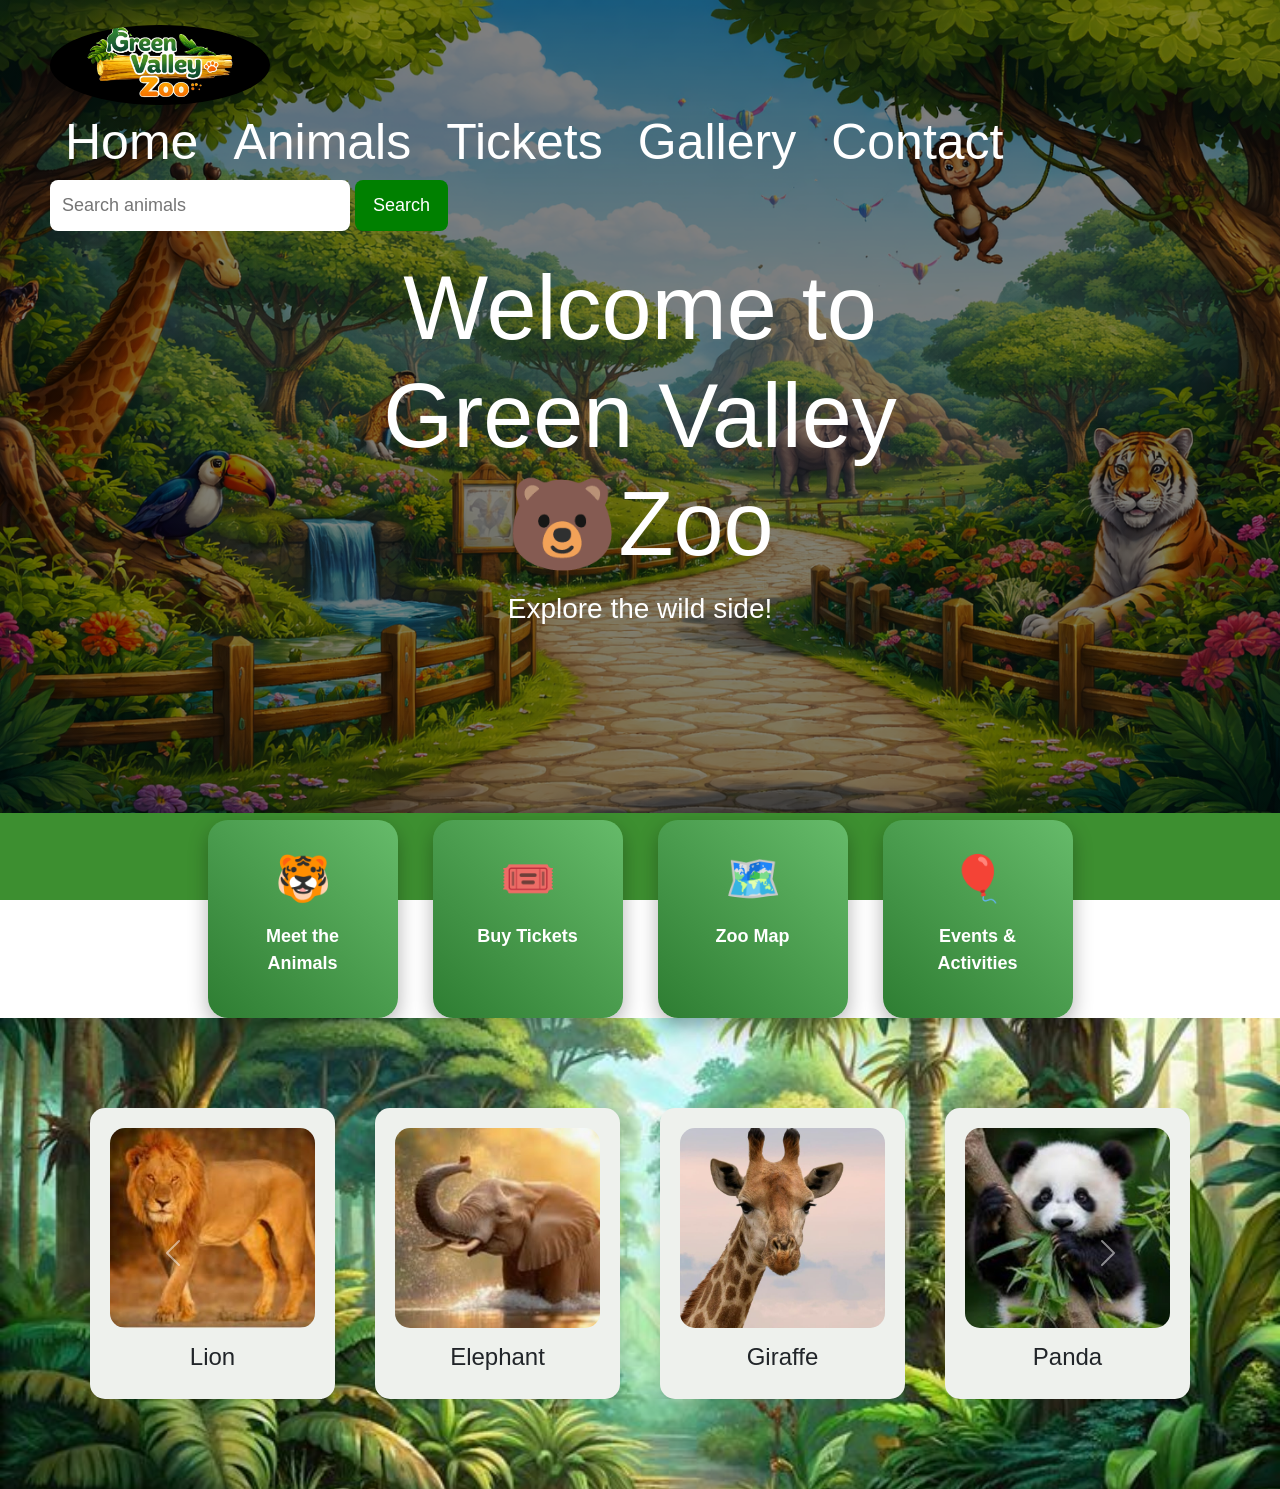
<file: index.html>
<!DOCTYPE html>
<html>
<head>
    <title>Green Valley Zoo</title>

    <!-- Bootstrap ONLY for carousel -->
    <link href="https://cdn.jsdelivr.net/npm/bootstrap@5.3.0/dist/css/bootstrap.min.css" rel="stylesheet">

    <link rel="stylesheet" href="index.css">
    <link rel="icon" href="apple-touch-icon.png" type="image/png">
</head>

<body>

<!-- HERO SECTION -->
<section class="hero">

    <!-- NAVBAR INSIDE HERO -->
    <div class="navbar">
        <div class="logo">
       <img src="logo.jpeg" alt="Logo">
     </div>

        <div class="nav-links">
            <a href="index.html">Home</a>
            <a href="animals.html">Animals</a>
            <a href="tickets.html">Tickets</a>
            <a href="gallery.html">Gallery</a>
            <a href="contact.html">Contact</a>
        </div>

<div class="search">

    <!-- INPUT WITH DROPDOWN -->
    <input type="text" id="searchBox" list="animals" placeholder="Search animals">

    <!-- OPTIONS -->
    <datalist id="animals">
        <option value="Wild-animals">
        <option value="Birds">
    </datalist>

    <button onclick="searchAnimal()">Search</button>

</div>
    </div>

    <!-- HERO TEXT -->
    <div class="hero-text">
        <h1>Welcome to Green Valley 🐻Zoo</h1>
        <p>Explore the wild side!</p>
    </div>

</section>

<!-- MIDDLE CARDS -->
<div class="middle-cards">

    <a href="animals.html" class="mid-card">
        <span>🐯</span>
        <p>Meet the Animals</p>
    </a>

    <a href="tickets.html" class="mid-card">
        <span>🎟️</span>
        <p>Buy Tickets</p>
    </a>

    <a href="map.html" class="mid-card">
        <span>🗺️</span>
        <p>Zoo Map</p>
    </a>

    <a href="events.html" class="mid-card">
        <span>🎈</span>
        <p>Events & Activities</p>
    </a>

</div>

<!-- CAROUSEL -->
<section class="carousel-section">

<div id="zooCarousel" class="carousel slide" data-bs-ride="carousel">

    <div class="carousel-inner">

        <!-- Slide 1 -->
        <div class="carousel-item active">
            <div class="animal-row">

                <div class="animal">
                    <img src="lion.jpg">
                    <h3>Lion</h3>
                </div>

                <div class="animal">
                    <img src="elephant.jpg">
                    <h3>Elephant</h3>
                </div>

                <div class="animal">
                    <img src="giraffe.jpg">
                    <h3>Giraffe</h3>
                </div>

                <div class="animal">
                    <img src="panda.jpg">
                    <h3>Panda</h3>
                </div>

            </div>
        </div>

        <!-- Slide 2 -->
        <div class="carousel-item">
            <div class="animal-row">

                <div class="animal">
                    <img src="tiger.jpg">
                    <h3>Tiger</h3>
                </div>

                <div class="animal">
                    <img src="zebra.jpg">
                    <h3>Zebra</h3>
                </div>

                <div class="animal">
                    <img src="monkey.jpg">
                    <h3>Monkey</h3>
                </div>

                <div class="animal">
                    <img src="deer.jpg">
                    <h3>Deer</h3>
                </div>

            </div>
        </div>

    </div>

    <!-- Controls -->
    <button class="carousel-control-prev" data-bs-target="#zooCarousel" data-bs-slide="prev">
        <span class="carousel-control-prev-icon"></span>
    </button>

    <button class="carousel-control-next" data-bs-target="#zooCarousel" data-bs-slide="next">
        <span class="carousel-control-next-icon"></span>
    </button>

</div>

</section>
<div class="ticker">
   <div class="track">
  <span><q>Green Valley Zoo🌴</q>
     <i>WELCOMES YOU!!!!</i></span>
     </div>
</div>
<!-- Bootstrap JS -->
 <script src="index.js"></script>
<script src="https://cdn.jsdelivr.net/npm/bootstrap@5.3.0/dist/js/bootstrap.bundle.min.js"></script>

</body>
</html>
</file>
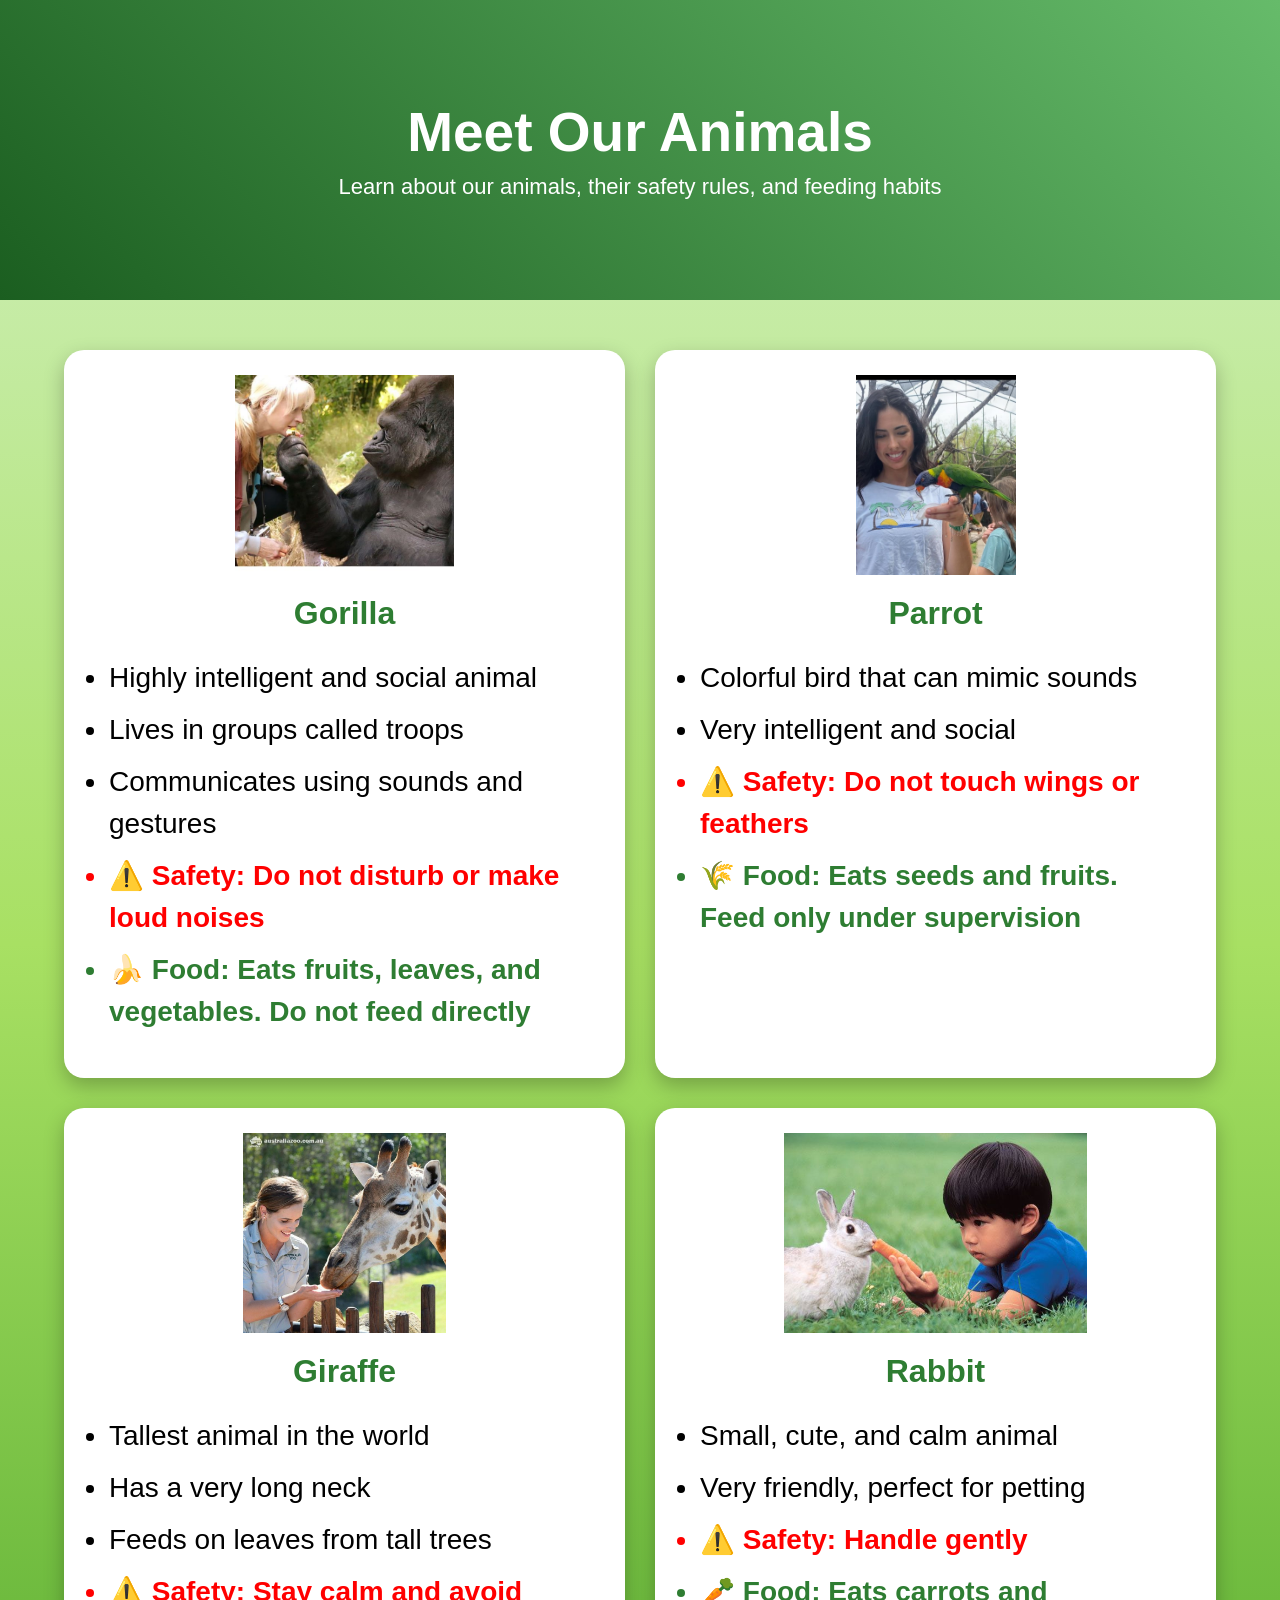
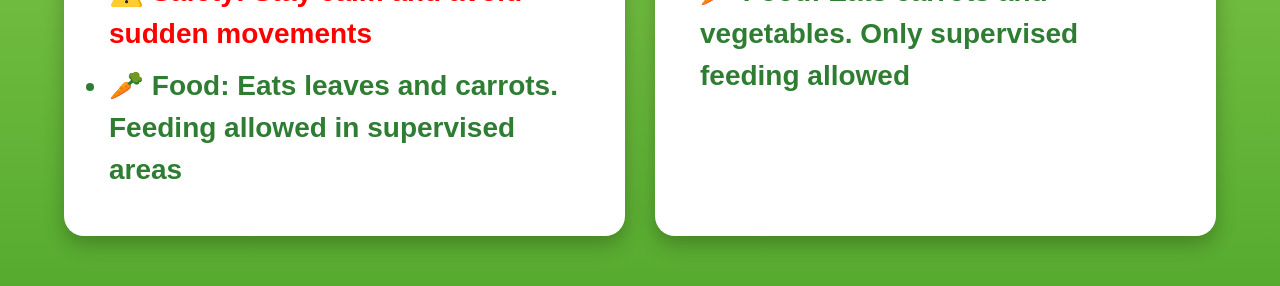
<file: animals.html>
<!DOCTYPE html>
<html lang="en">
<head>
<meta charset="UTF-8">
<meta name="viewport" content="width=device-width, initial-scale=1.0">
<title>Meet Animals</title>
<link rel="stylesheet" href="animals.css">
<link rel="icon" href="apple-touch-icon.png" type="image/png">
</head>

<body>

<header class="hero">
    <h1>Meet Our Animals</h1>
    <p>Learn about our animals, their safety rules, and feeding habits</p>
</header>

<div class="cards-container">

    <!-- GORILLA -->
    <div class="big-card">
        <img src="meetgorilla.jpg" alt="Gorilla">
        <div class="big-content">
            <h2>Gorilla</h2>
            <ul>
                <li>Highly intelligent and social animal</li>
                <li>Lives in groups called troops</li>
                <li>Communicates using sounds and gestures</li>
                <li>⚠️ Safety: Do not disturb or make loud noises</li>
                <li>🍌 Food: Eats fruits, leaves, and vegetables. Do not feed directly</li>
            </ul>
        </div>
    </div>

    <!-- PARROT -->
    <div class="big-card">
        <img src="meetparrot.jpg" alt="Parrot">
        <div class="big-content">
            <h2>Parrot</h2>
            <ul>
                <li>Colorful bird that can mimic sounds</li>
                <li>Very intelligent and social</li>
                <li>⚠️ Safety: Do not touch wings or feathers</li>
                <li>🌾 Food: Eats seeds and fruits. Feed only under supervision</li>
            </ul>
        </div>
    </div>

    <!-- GIRAFFE -->
    <div class="big-card">
        <img src="meetgiraffe.jpg" alt="Giraffe">
        <div class="big-content">
            <h2>Giraffe</h2>
            <ul>
                <li>Tallest animal in the world</li>
                <li>Has a very long neck</li>
                <li>Feeds on leaves from tall trees</li>
                <li>⚠️ Safety: Stay calm and avoid sudden movements</li>
                <li>🥕 Food: Eats leaves and carrots. Feeding allowed in supervised areas</li>
            </ul>
        </div>
    </div>

    <!-- RABBIT -->
    <div class="big-card">
        <img src="meetrabbit.jpg" alt="Rabbit">
        <div class="big-content">
            <h2>Rabbit</h2>
            <ul>
                <li>Small, cute, and calm animal</li>
                <li>Very friendly, perfect for petting</li>
                <li>⚠️ Safety: Handle gently</li>
                <li>🥕 Food: Eats carrots and vegetables. Only supervised feeding allowed</li>
            </ul>
        </div>
    </div>

</div>

</body>
</html>
</file>
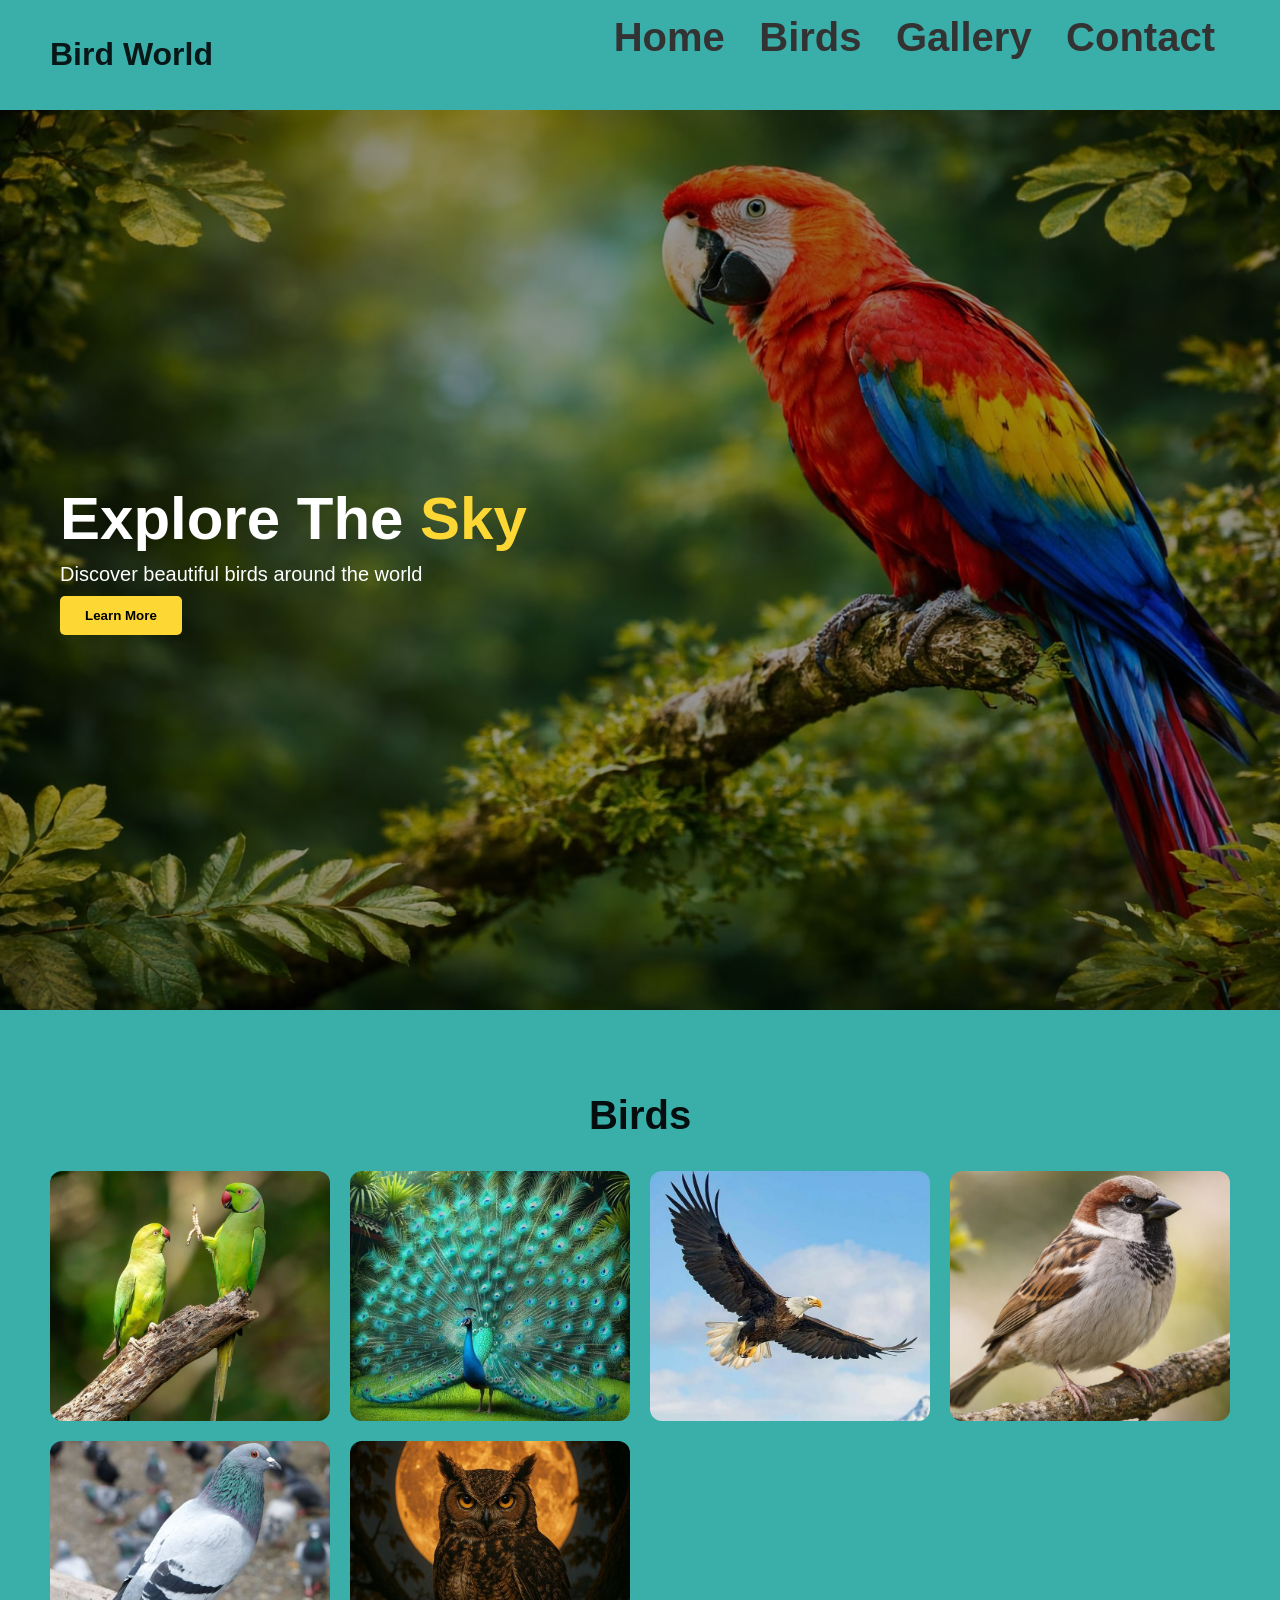
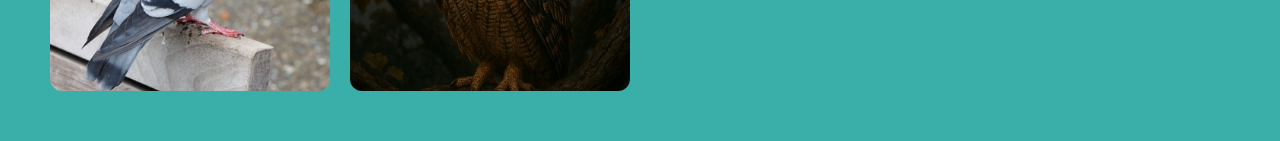
<file: birds.html>
<!DOCTYPE html>
<html lang="en">
<head>
    <meta charset="UTF-8">
    <title>Bird World</title>
    <link rel="stylesheet" href="birds.css">
    <link rel="icon" href="apple-touch-icon.png" type="image/png">
</head>
<body>

<!-- Header -->
<header>
    <h1>Bird World</h1>
    <nav>
        <a href="#">Home</a>
        <a href="#">Birds</a>
        <a href="#">Gallery</a>
        <a href="#">Contact</a>
    </nav>
</header>

<!-- Hero Section -->
<section class="hero">
    <div class="hero-text">
        <h2>Explore The <span>Sky</span></h2>
        <p>Discover beautiful birds around the world</p>
        <button>Learn More</button>
    </div>
</section>

<!-- Birds Section -->
<section class="birds">
    <h2>Birds</h2>

    <div class="grid">
        <img src="parrot.jpg">
        <img src="peacock.jpg">
        <img src="eagle.jpg">
        <img src="sparrow.jpg">
        <img src="pigeons.jpg">
        <img src="owl.jpg">
    </div>
</section>

</body>
</html>
</file>
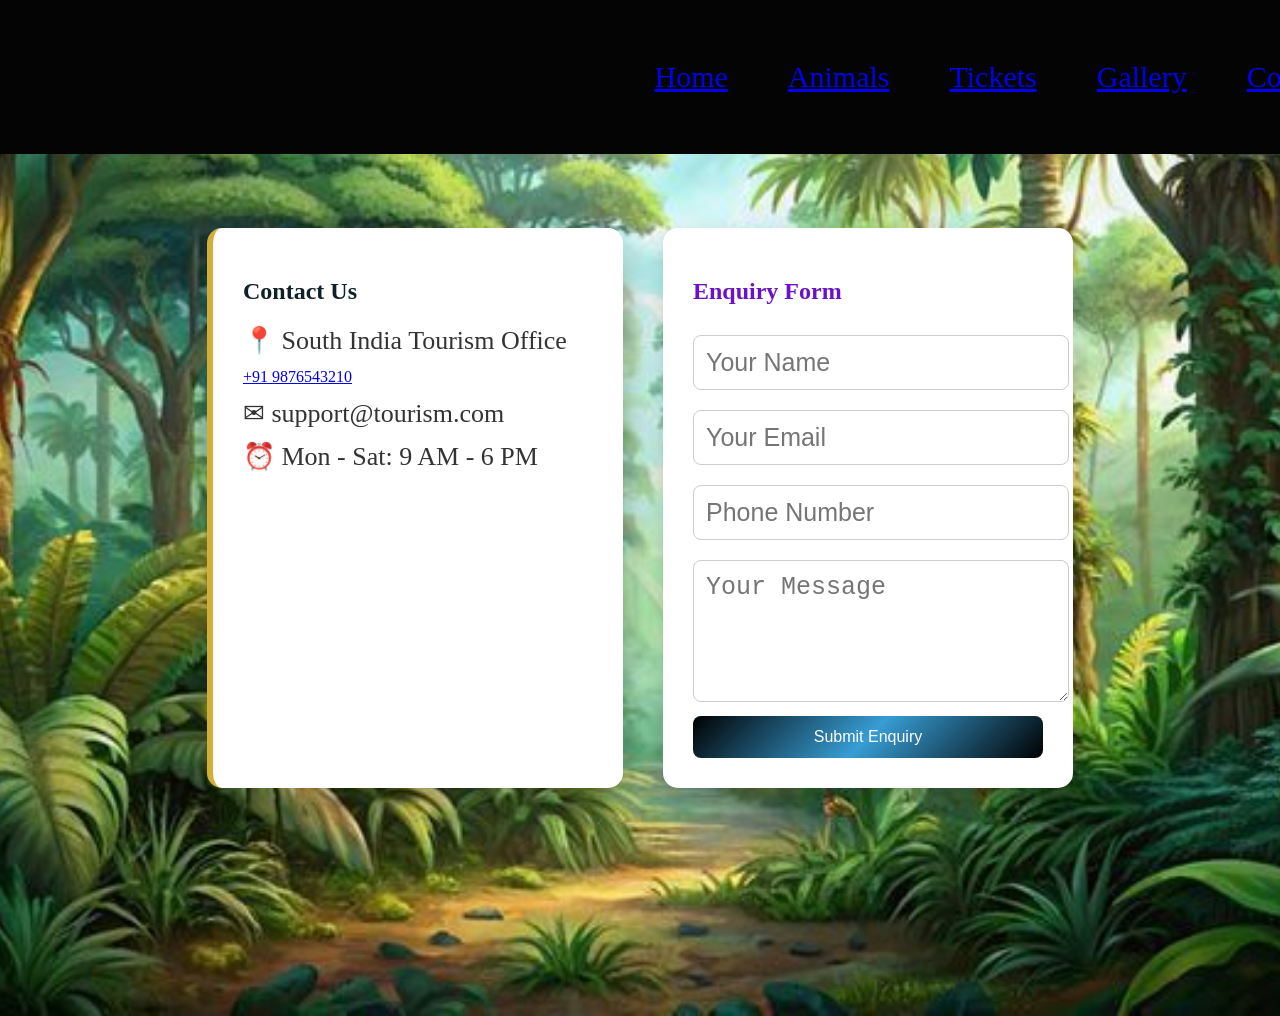
<file: contact.html>
<!DOCTYPE html>
<html lang="en">
<head>
<meta charset="UTF-8">
<title>Enquiry - Tourism Website</title>

<!-- Connect CSS -->
<link rel="stylesheet" href="contact.css">

<link rel="icon" href="favicon.ico" type="image/x-icon">
<link rel="shortcut icon" href="favicon.ico" type="image/x-icon">
<link rel="icon" href="apple-touch-icon.png" type="image/png">
</head>

<body>
<nav class="navbar">
        <ul class="nav-links">
       <a href="index.html">Home</a>
            <a href="animals.html">Animals</a>
            <a href="tickets.html">Tickets</a>
            <a href="gallery.html">Gallery</a>
            <a href="contact.html">Contact</a>
    </ul>
    </nav>
    <header>
        <div class="container">

<!-- Contact Section -->
<div class="contact-box">
<h2>Contact Us</h2>

<p>📍 South India Tourism Office</p>
<a href="phone.html " >
            +91 9876543210
</a>
<p>✉ support@tourism.com</p>
<p>⏰ Mon - Sat: 9 AM - 6 PM</p>

</div>

<!-- Enquiry Section -->
<div class="enquiry-box">
<h2>Enquiry Form</h2>

<form id="enquiryForm">
    <!-- Name Field -->
    <input type="text" id="name" placeholder="Your Name" required>
    <div id="nameError" class="error"></div>

    <!-- Email Field -->
    <input type="email" id="email" placeholder="Your Email" required>
    <div id="emailError" class="error"></div>

    <!-- Phone Number Field -->
    <input type="tel" id="phone" placeholder="Phone Number" required>
    <div id="phoneError" class="error"></div>

    <!-- Message Field -->
    <textarea rows="4" id="message" placeholder="Your Message" required></textarea>
    <div id="messageError" class="error"></div>

    <!-- Submit Button -->
    <button type="submit">Submit Enquiry</button>
</form>

    </header>

 
 
<script src="contact.js"></script>
</body>
</html>
</file>
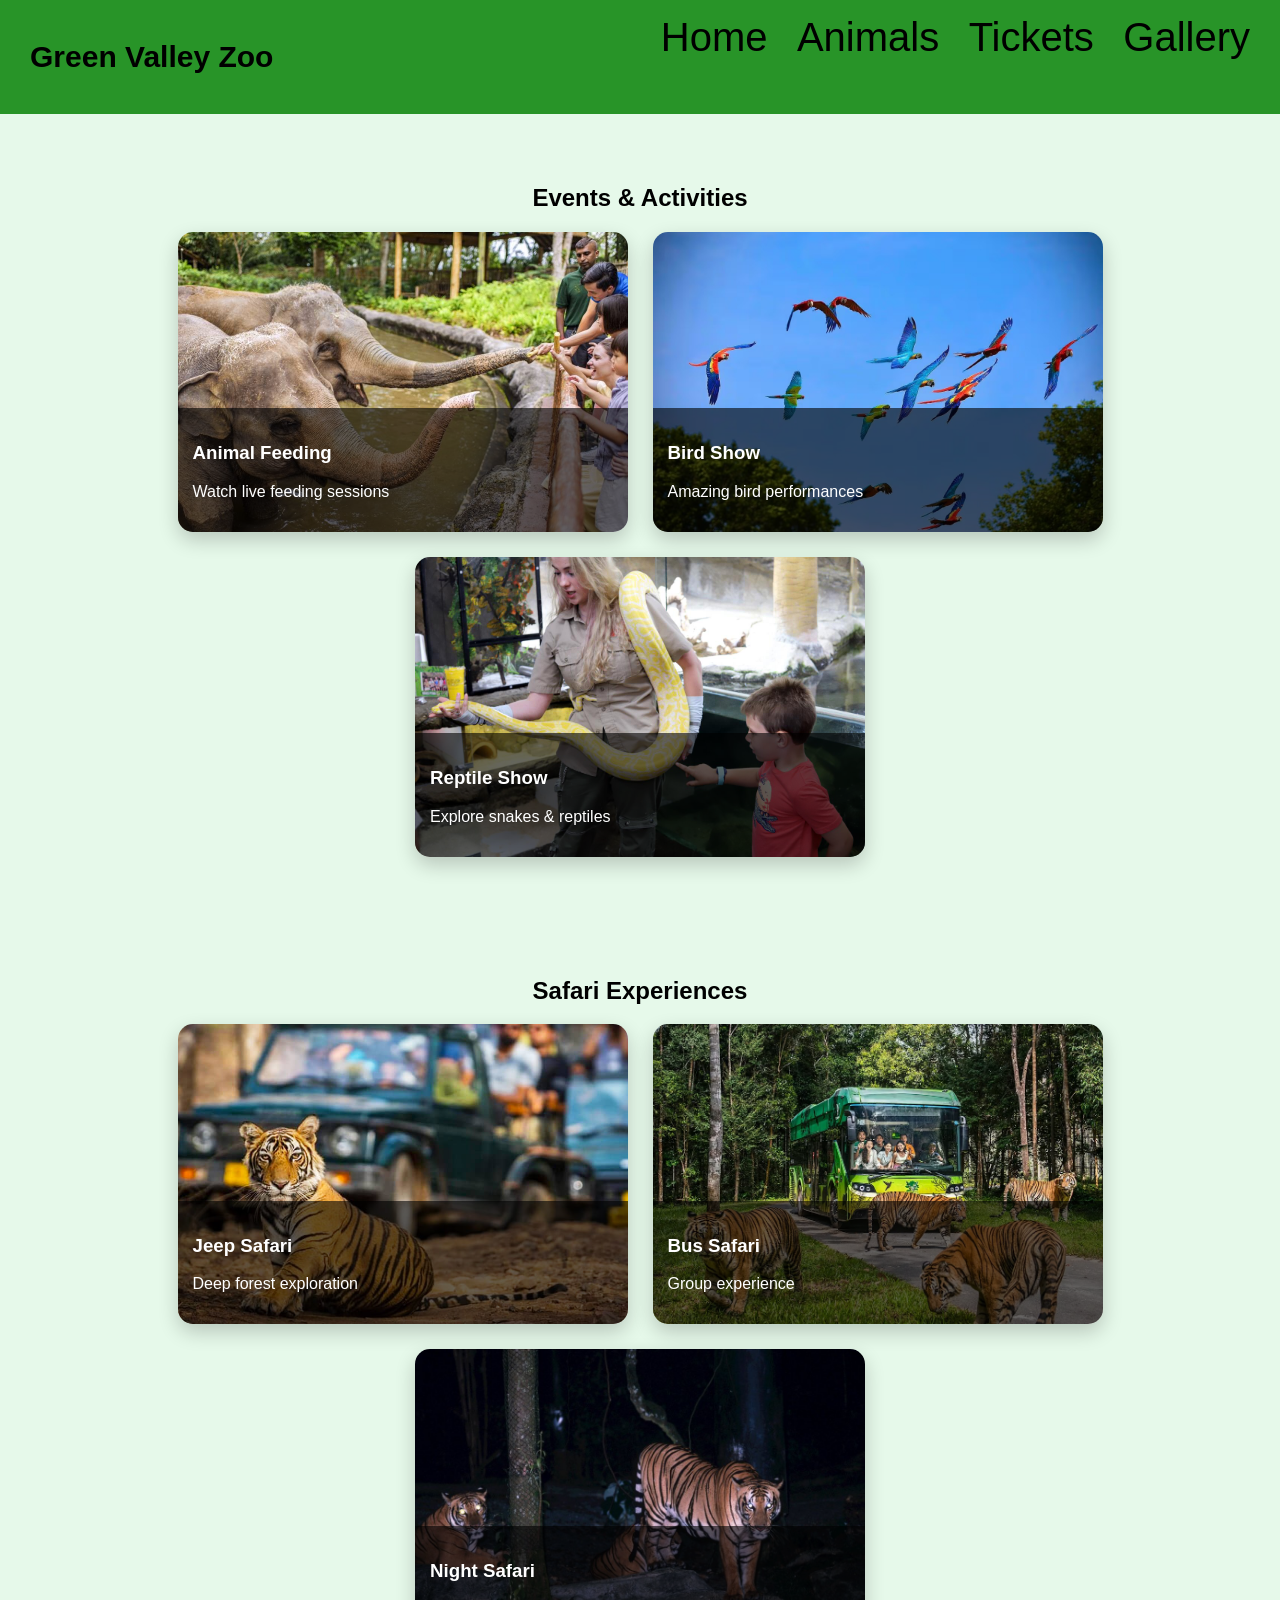
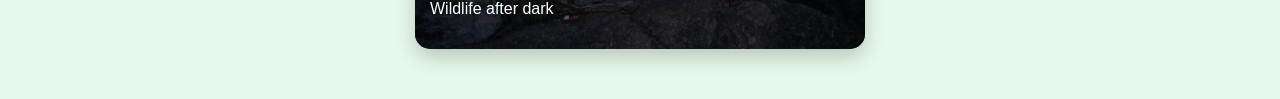
<file: events.html>
<!DOCTYPE html>
<html>
<head>
    <title>Events & Activities</title>
    <link rel="stylesheet" href="events.css">
    <link rel="icon" href="apple-touch-icon.png" type="image/png">
</head>
<body>

<header>
    <h2>Green Valley Zoo</h2>
    <nav>
        <a href="index.html">Home</a>
        <a href="animals.html">Animals</a>
        <a href="tickets.html">Tickets</a>
        <a href="gallery.html">Gallery</a>
    </nav>
</header>

<section class="events">

    <h1>Events & Activities</h1>

    <div class="event-container">

        <div class="event-card" style="background-image: url('feeding.jpeg')">
            <div class="overlay">
                <h3>Animal Feeding</h3>
                <p>Watch live feeding sessions</p>
            </div>
        </div>

        <div class="event-card" style="background-image: url('bird.jpeg')">
            <div class="overlay">
                <h3>Bird Show</h3>
                <p>Amazing bird performances</p>
            </div>
        </div>

        <div class="event-card" style="background-image: url('reptile.jpeg')">
            <div class="overlay">
                <h3>Reptile Show</h3>
                <p>Explore snakes & reptiles</p>
            </div>
        </div>

    </div>

</section>

<section class="safari">

    <h1>Safari Experiences</h1>

    <div class="event-container">

        <div class="event-card" style="background-image: url('jeep.jpeg')">
            <div class="overlay">
                <h3>Jeep Safari</h3>
                <p>Deep forest exploration</p>
            </div>
        </div>

        <div class="event-card" style="background-image: url('bus.jpeg')">
            <div class="overlay">
                <h3>Bus Safari</h3>
                <p>Group experience</p>
            </div>
        </div>

        <div class="event-card" style="background-image: url('night.jpeg')">
            <div class="overlay">
                <h3>Night Safari</h3>
                <p>Wildlife after dark</p>
            </div>
        </div>

    </div>

</section>

</body>
</html>
</file>
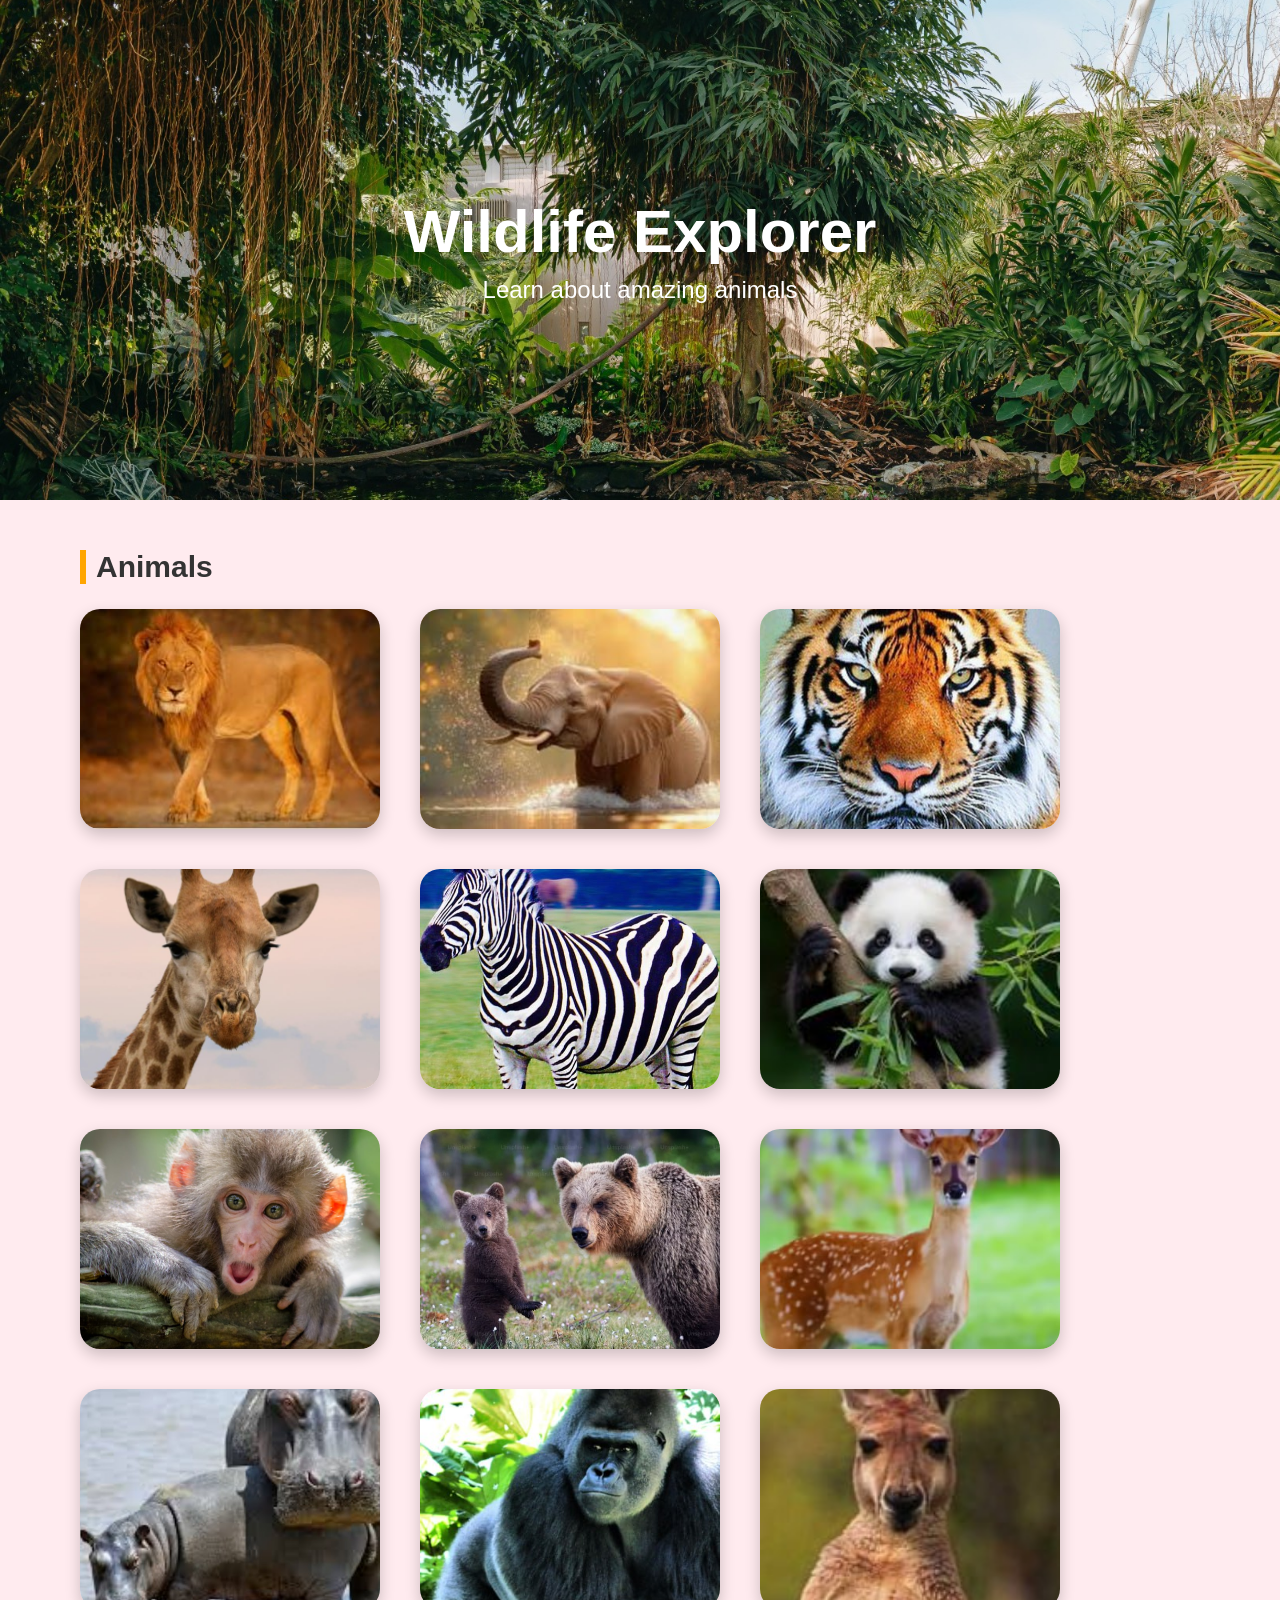
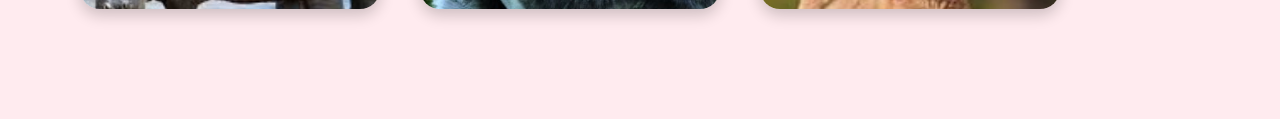
<file: gallery.html>
<!DOCTYPE html>
<html lang="en">
<head>
<meta charset="UTF-8">
<title>Gallery</title>
<link rel="stylesheet" href="gallery.css">
<link rel="icon" href="apple-touch-icon.png" type="image/png">
</head>

<body>
<header class="hero">
  <h1>Wildlife Explorer</h1>
<p>Learn about amazing animals</p>
</header>

<section class="container">

<div class="animal">
<h2>Animals</h2>

<div class="animals">

<div class="animal-card">
<img src="lion.jpg">
<div class="overlay">
<h3>Lion</h3>
<p>King of the jungle.</p>
</div>
</div>

<div class="animal-card">
<img src="elephant.jpg">
<div class="overlay">
<h3>Elephant</h3>
<p>Largest land animal.</p>
</div>
</div>

<div class="animal-card">
<img src="tiger.jpg">
<div class="overlay">
<h3>Tiger</h3>
<p>Strong striped predator.</p>
</div>
</div>

<div class="animal-card">
<img src="giraffe.jpg">
<div class="overlay">
<h3>Giraffe</h3>
<p>Tallest animal.</p>
</div>
</div>

<div class="animal-card">
<img src="zebra.jpg">
<div class="overlay">
<h3>Zebra</h3>
<p>Black and white stripes.</p>
</div>
</div>

<div class="animal-card">
<img src="panda.jpg">
<div class="overlay">
<h3>Panda</h3>
<p>Cute bamboo eater.</p>
</div>
</div>

<div class="animal-card">
<img src="monkey.jpg">
<div class="overlay">
<h3>Monkey</h3>
<p>Playful and smart.</p>
</div>
</div>

<div class="animal-card">
<img src="bear.jpg">
<div class="overlay">
<h3>Bear</h3>
<p>Strong and powerful.</p>
</div>
</div>

<div class="animal-card">
<img src="deer.jpg">
<div class="overlay">
<h3>Deer</h3>
<p>A gentle animal with antlers.</p>
</div>
</div>

<div class="animal-card">
<img src="hippo.jpg">
<div class="overlay">
<h3>Hippopotamus</h3>
<p>A large semi-aquatic animal found in rivers.</p>
</div>
</div>
<div class="animal-card">
<img src="gorilla.jpg">
<div class="overlay">
<h3>Gorilla</h3>
<p>A powerful and intelligent primate.</p>
</div>
</div>
<div class="animal-card">
<img src="kangaro.jpg">
<div class="overlay">
<h3>Kangaroo</h3>
<p> hopping animal with a strong tail.</p>
</div>
</div>

</div>
</div>

</section>

</body>
</html>
</file>
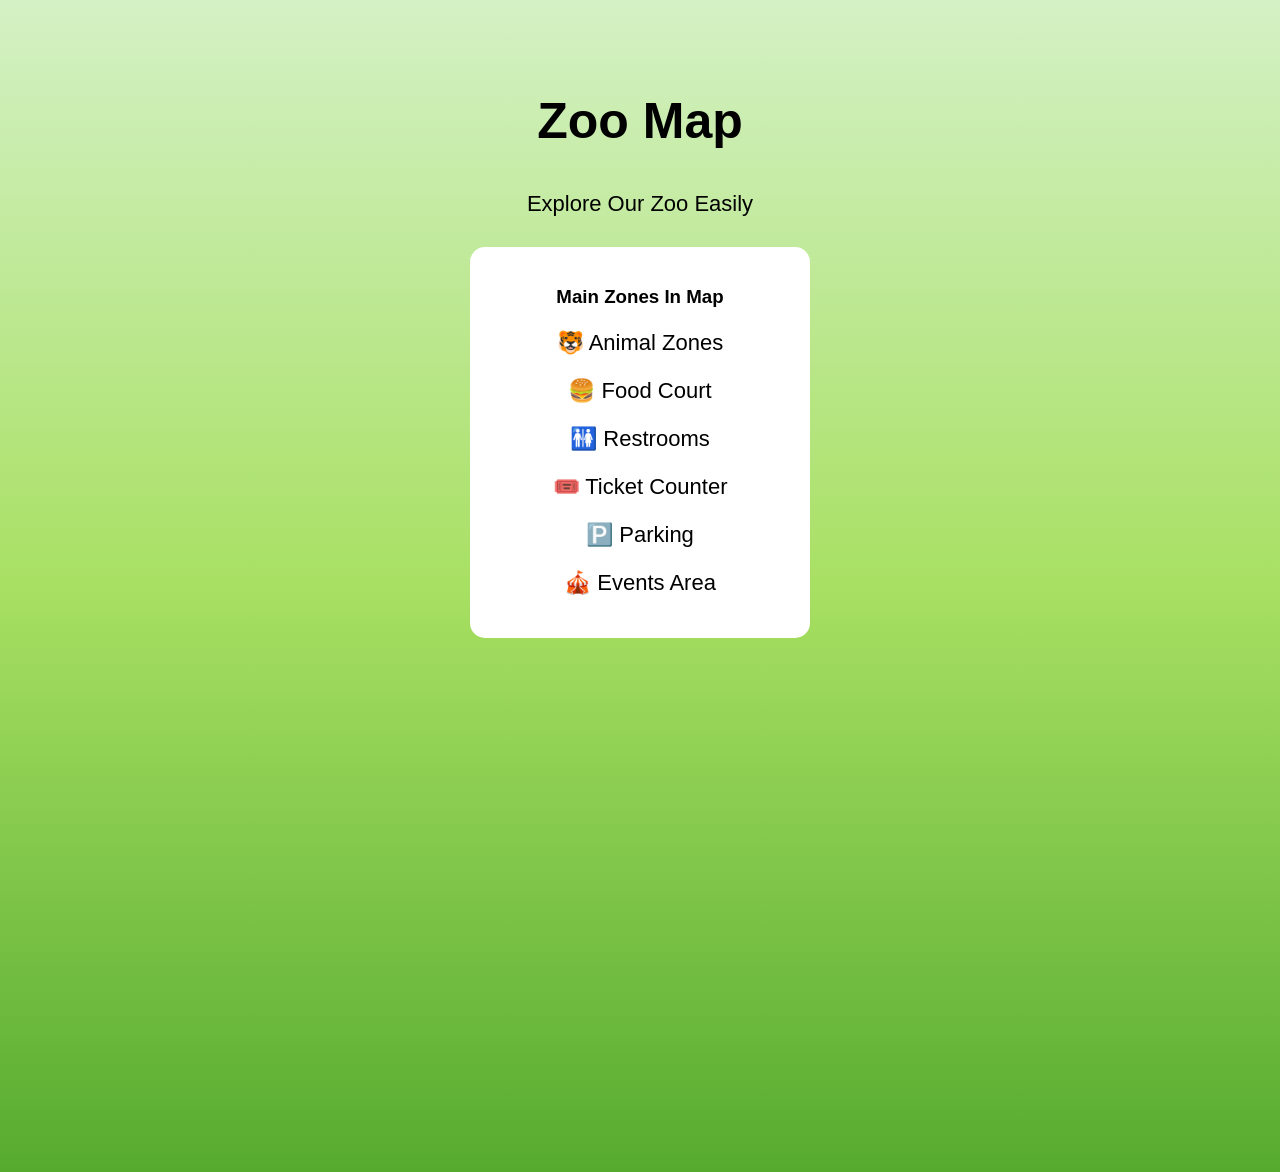
<file: map.html>
<!DOCTYPE html>
<html>
<head>
    <title>Zoo Map</title>
    <link rel="stylesheet" href="map.css">
    <link rel="icon" href="apple-touch-icon.png" type="image/png">
</head>

<body>

    <section class="map-section">
        <h1>Zoo Map</h1>
        <p>Explore Our Zoo Easily</p>
        <!-- LEGEND -->
        <div class="legend">
            <h3>Main Zones In Map</h3>
            <p>🐯 Animal Zones</p>
            <p>🍔 Food Court</p>
            <p>🚻 Restrooms</p>
            <p>🎟️ Ticket Counter</p>
            <p>🅿️ Parking</p>
            <p>🎪 Events Area</p>
        </div>
<iframe src="https://www.google.com/maps/embed?pb=!1m18!1m12!1m3!1d31125.524307441363!2d77.52972617431638!3d12.798588200000015!2m3!1f0!2f0!3f0!3m2!1i1024!2i768!4f13.1!3m3!1m2!1s0x3bae69e00b196db1%3A0x4f6f2e78ffa13a5f!2sBannerughatta%20Biological%20Park!5e0!3m2!1sen!2sin!4v1773759627437!5m2!1sen!2sin" width="600" height="450" style="border:0;" allowfullscreen="" loading="lazy" referrerpolicy="no-referrer-when-downgrade"></iframe>
    </section>

</body>
</html>
</file>
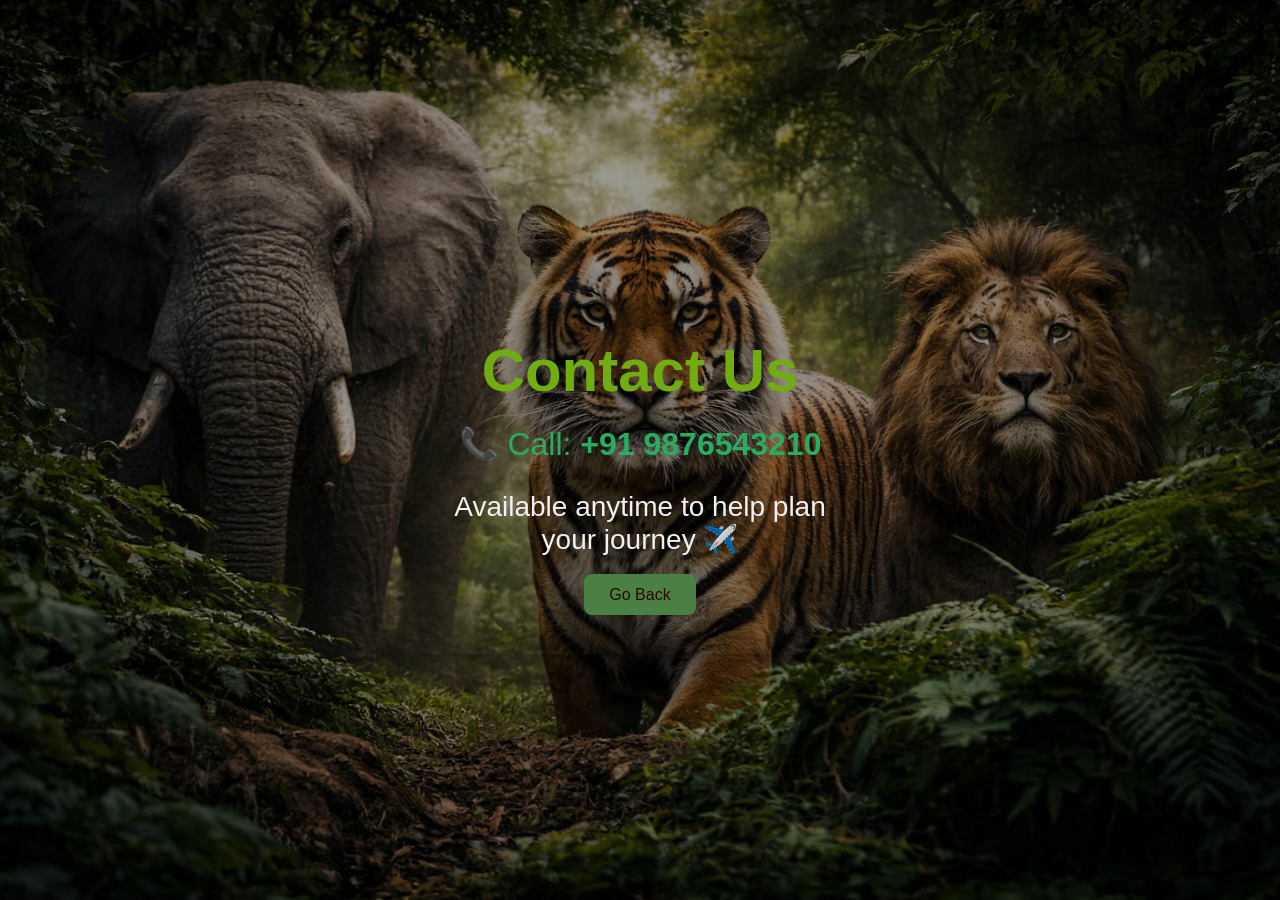
<file: phone.html>
<!DOCTYPE html>
<html>
<head>
<title>Contact - Tourism</title>

<style>

body{
    margin:0;
    font-family: 'Segoe UI', Tahoma, Geneva, Verdana, sans-serif;
    background: linear-gradient(rgba(0,0,0,0.4), rgba(0,0,0,0.4)),
    url(wildbg.jpeg);
    background-size: cover;
    background-position: center;
    height:100vh;

    display:flex;
    justify-content:center;
    align-items:center;
}


.container{
    background:transparent;
    padding:50px;
    border-radius:15px;
    box-shadow:0 10px 30px rgba(0,0,0,0.2);
    text-align:center;
    width:400px;
}

h1{
    font-size:60px;
    color:#71ad10;
    margin-bottom:20px;
}

.call{
    font-size:32px;
    color:#27ae60;
    margin:20px 0;
}

.text{
    font-size:28px;
    color:#f4f1f1;
    margin-bottom:30px;
}

a{
    text-decoration:none;
    background:#4a8043;
    color:rgb(48, 4, 4);
    padding:12px 25px;
    border-radius:8px;
    font-size:16px;
    transition:0.3s;
}

a:hover{
    background:#0c1c27;
}

</style>
</head>

<body>

<div class="container">
    <h1>Contact Us</h1>

    <p class="call">
        📞 Call: <b>+91 9876543210</b>
    </p>

    <p class="text">Available anytime to help plan your journey ✈️</p>

    <a href="contact.html">Go Back</a>
</div>

</body>
</html>
</file>
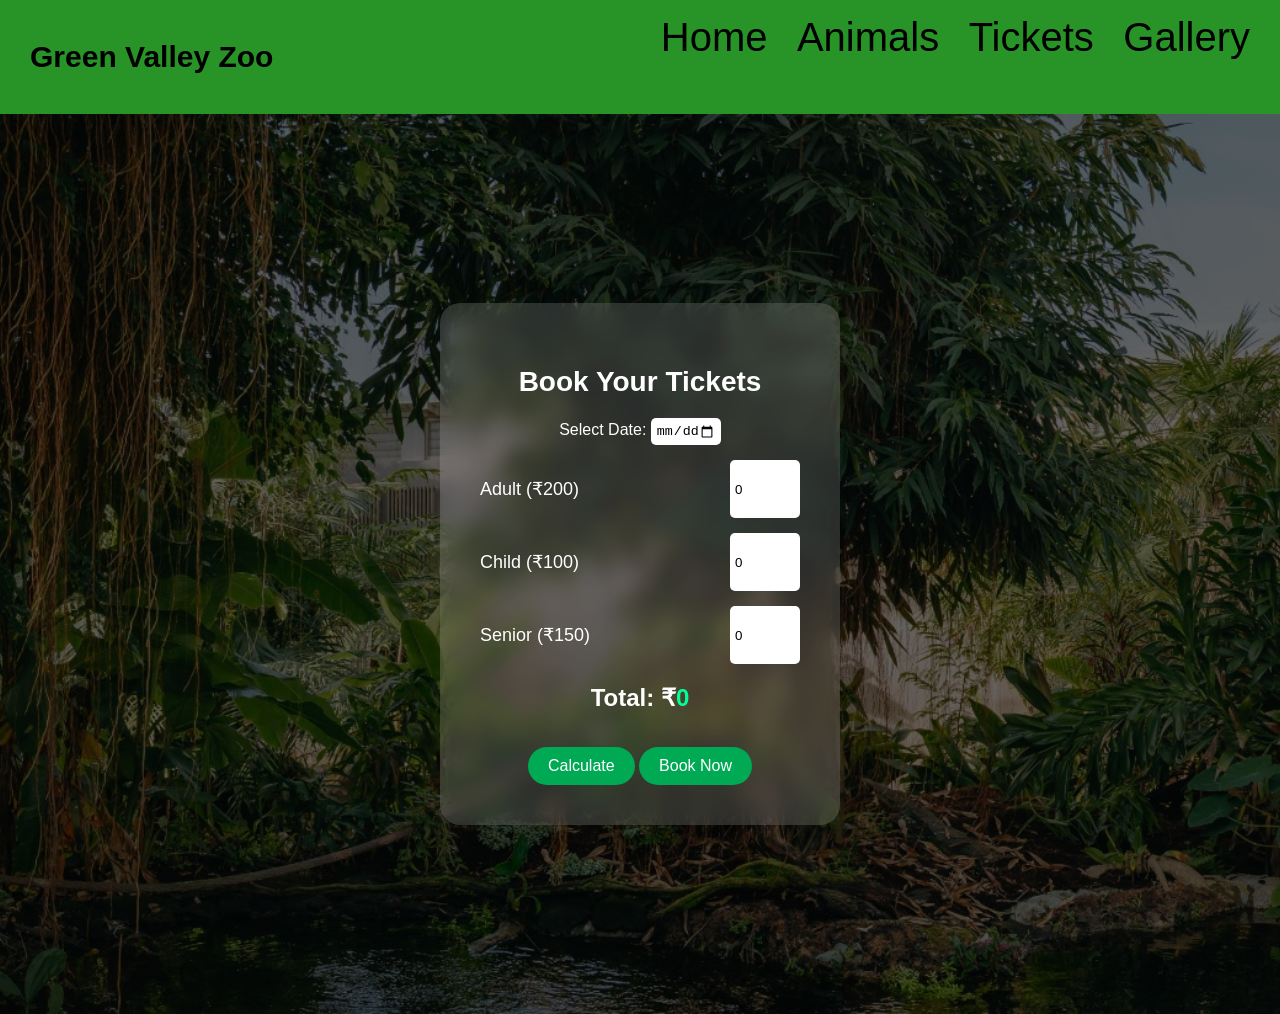
<file: tickets.html>
<!DOCTYPE html>
<html>
<head>
    <title>Buy Tickets</title>
    <link rel="stylesheet" href="tickets.css">
    <link rel="icon" href="apple-touch-icon.png" type="image/png">
</head>
<body>

<header>
    <h2>Green Valley Zoo</h2>
    <nav>
        <a href="index.html">Home</a>
        <a href="animals.html">Animals</a>
        <a href="tickets.html">Tickets</a>
        <a href="gallery.html">Gallery</a>
    </nav>
</header>

<section class="ticket-section">
    <div class="ticket-container">

        <h1>Book Your Tickets</h1>

        <label>Select Date:</label>
        <input type="date" id="date">

        <div class="ticket-box">
            <p>Adult (₹200)</p>
            <input type="number" id="adult" value="0" min="0">
        </div>

        <div class="ticket-box">
            <p>Child (₹100)</p>
            <input type="number" id="child" value="0" min="0">
        </div>

        <div class="ticket-box">
            <p>Senior (₹150)</p>
            <input type="number" id="senior" value="0" min="0">
        </div>

        <h2>Total: ₹<span id="total">0</span></h2>

        <button onclick="calculateTotal()">Calculate</button>
        <button onclick="bookNow()">Book Now</button>
        
    </div>
</section>

<script src="tickets.js"></script>

</body>
</html>
</file>
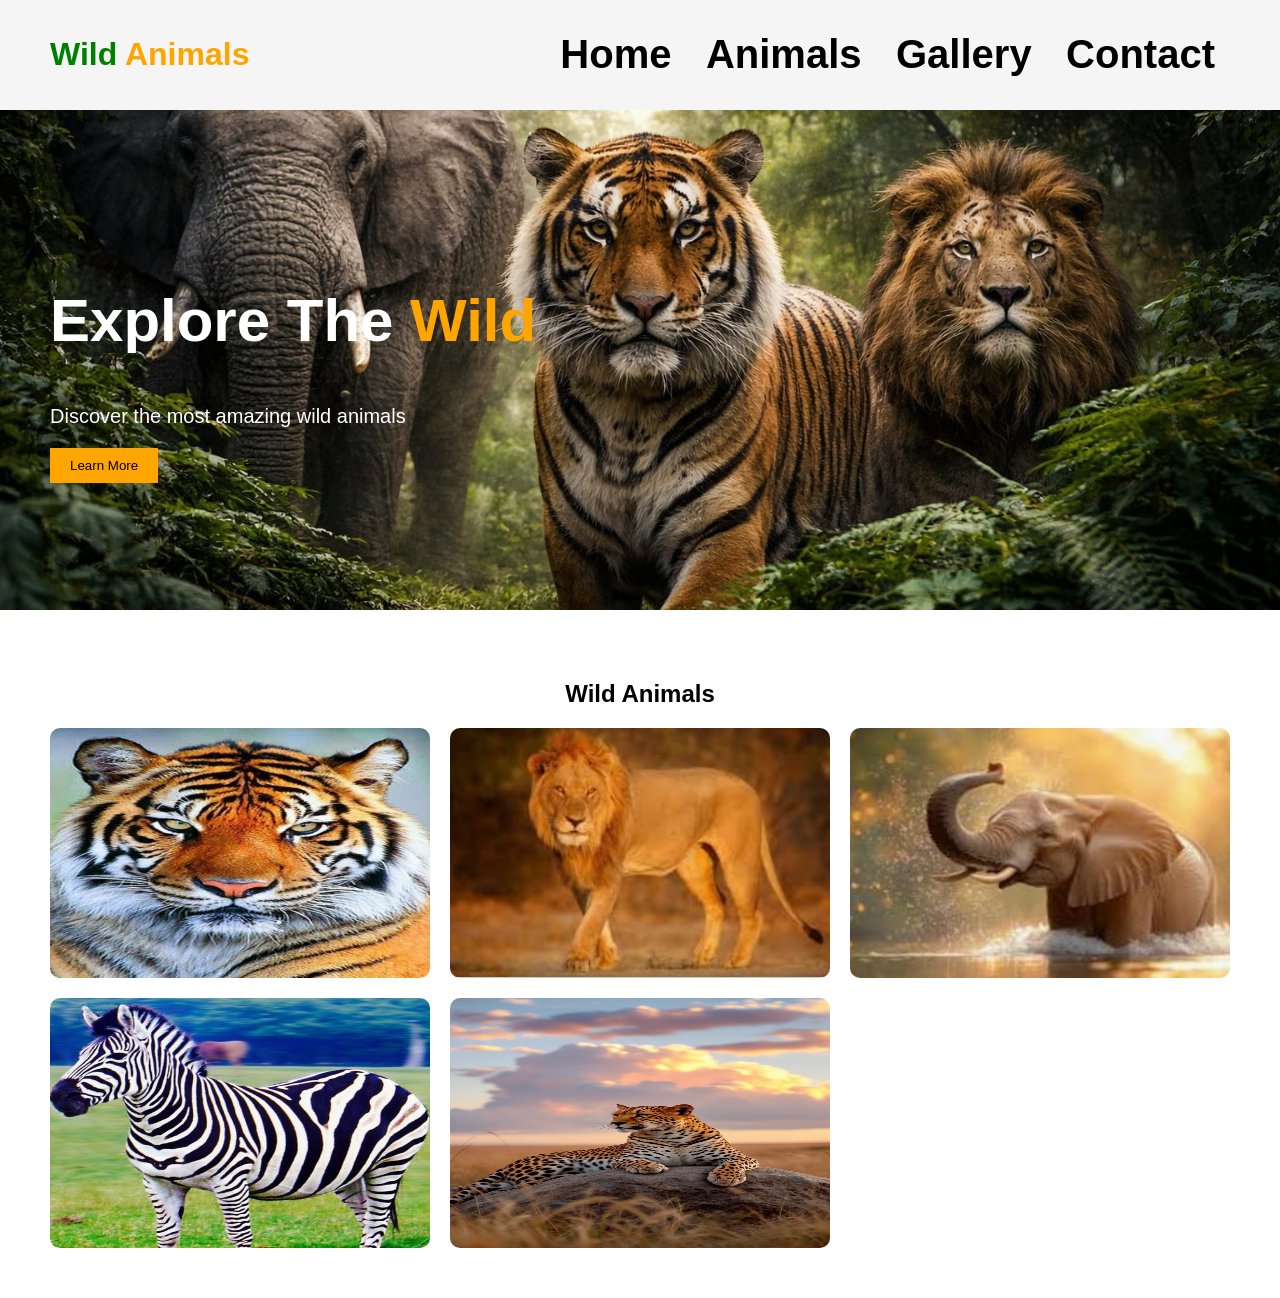
<file: wild.html>
<!DOCTYPE html>
<html lang="en">
<head>
    <meta charset="UTF-8">
    <title>Wild Animals</title>
    <link rel="stylesheet" href="wild.css">
</head>
<body>

<!-- Navbar -->
<header>
    <h1>Wild <span>Animals</span></h1>
    <nav>
        <a href="index.html">Home</a>
        <a href="animals.html">Animals</a>
        <a href="gallery.html">Gallery</a>
        <a href="#">Contact</a>
    </nav>
</header>

<!-- Hero Section -->
<section class="hero">
    <div class="hero-text">
        <h2>Explore The <span>Wild</span></h2>
        <p>Discover the most amazing wild animals</p>
        <button>Learn More</button>
    </div>
</section>

<!-- Animals Section -->
<section class="animals">
    <h2>Wild Animals</h2>

    <div class="grid">
        <img src="tiger.jpg">
        <img src="lion.jpg">
        <img src="elephant.jpg">
        <img src="zebra.jpg">
        <img src="leopard.jpg">
    </div>
</section>

</body>
</html>
</file>
<file: index.css>
/* RESET */
body {
    margin: 0;
    font-family: Arial, sans-serif;
    font-size: 18px;
    background: linear-gradient(to bottom,#134e5e, #71b280);
    background-attachment: fixed;
}
.logo img {
  height: 80px;        
  width: 220px;        
  object-fit: cover;   
  border-radius: 50%;  
}
/* HERO SECTION */
.hero {
    height: 100vh;
    background: 
    linear-gradient(rgba(0,0,0,0.5), rgba(0,0,0,0.5)),
    url("zoo.png");

    background-size: cover;
    background-position: center;

    position: relative;
    color: white;
}

/* NAVBAR */
.navbar {
    display: flex;
    justify-content: space-between;
    align-items: center;
    padding: 25px 50px;
}

/* LOGO */
.logo {
    font-size: 32px;
    font-weight: bold;
}

/* NAV LINKS */
.nav-links a {
    margin: 0 15px;
    text-decoration: none;
    color: white;
    font-size: 50px;
    transition: 0.3s;
    font-style: bold;
}

.nav-links a:hover {
    color: #90ee90;
}

/* SEARCH BAR */
.search input {
    width: 300px;
    padding: 12px;
    border: none;
    border-radius: 8px;
    font-size: 18px;
}

.search button {
    padding: 12px 18px;
    border: none;
    background: green;
    color: white;
    border-radius: 8px;
    font-size: 18px;
    cursor: pointer;
}

.search button:hover {
    background: darkgreen;
}

/* HERO TEXT */
.hero-text {
    position: absolute;
    top: 50%;
    left: 50%;
    transform: translate(-50%, -50%);
    text-align: center;
}

.hero-text h1 {
    font-size: 90px;
    margin-bottom: 10px;
}

.hero-text p {
    font-size: 28px;
}

/* MIDDLE CARDS */
.middle-cards {
    display: flex;
    justify-content: center;
    gap: 35px;

    margin-top: -80px;
    position: relative;
    z-index: 2;
}

.mid-card {
    display: block;
    text-decoration: none;
    color: white;

    background: linear-gradient(45deg, #2e7d32, #66bb6a);
    padding: 25px;
    width: 190px;
    text-align: center;
    border-radius: 20px;

    font-weight: bold;
    font-size: 18px;

    box-shadow: 0 8px 20px rgba(0,0,0,0.3);
    transition: 0.3s;
    cursor: pointer;
}

/* HOVER = BUTTON PRESS EFFECT */
.mid-card:hover {
    transform: translateY(-8px);
    box-shadow: 0 12px 25px rgba(0,0,0,0.4);
}

/* CLICK EFFECT 🔥 */
.mid-card:active {
    transform: scale(0.95);
}

/* ICON */
.mid-card span {
    font-size: 45px;
    display: block;
    margin-bottom: 10px;
}


/* CAROUSEL SECTION */
.carousel-section {
    padding: 90px;
    background:url(trees.jpg) no-repeat center/cover;
}

/* ROW */
.animal-row {
    display: flex;
    justify-content: center;
    gap: 40px;
}

/* CARD */
.animal {
    background: rgb(238, 241, 237);
    padding: 20px;
    border-radius: 15px;
    width: 250px;
    text-align: center;

    box-shadow: 0 5px 15px rgba(0,0,0,0.15);
    transition: 0.3s;
}

.animal:hover {
    transform: scale(1.05);
}

/* IMAGE */
.animal img {
    width: 100%;
    height: 200px;
    object-fit: cover;
    border-radius: 15px;
}

/* TEXT */
.animal h3 {
    margin-top: 15px;
    font-size: 24px;
}
 .ticker {
  position: fixed;
  bottom: 0;
  left: 0;
  width: 100%;
  overflow: hidden;
  background: rgb(61, 143, 48);
  color: rgb(14, 2, 2);
  padding: 10px 0;
}

.track {
  display: inline-block;
  white-space: nowrap;
  padding-left: 100%;
  animation: tickerMove 10s linear infinite;
}
.ticker span {
    display: inline-block;
    
    font-size: 45px;
   
   
  }
 @keyframes tickerMove {
  0%   { transform: translateX(0); }
  100% { transform: translateX(-100%); }
}
/* ======================== */
/* TABLET STYLES (768px–1024px) */
/* ======================== */
@media (max-width: 1024px) {
    .hero-text h1 {
        font-size: 60px;
    }

    .hero-text p {
        font-size: 22px;
    }

    .nav-links a {
        font-size: 35px;
        margin: 0 10px;
    }

    .search input {
        width: 220px;
        padding: 10px;
        font-size: 16px;
    }

    .search button {
        padding: 10px 15px;
        font-size: 16px;
    }

    .middle-cards {
        gap: 20px;
        flex-wrap: wrap;
    }

    .mid-card {
        width: 150px;
        padding: 20px;
        font-size: 16px;
    }

    .mid-card span {
        font-size: 35px;
    }

    .carousel-section {
        padding: 60px 30px;
    }

    .animal {
        width: 200px;
    }

    .animal img {
        height: 160px;
    }

    .animal h3 {
        font-size: 20px;
    }
}

/* ======================== */
/* MOBILE STYLES (≤767px) */
/* ======================== */
@media (max-width: 767px) {
    .navbar {
        flex-direction: column;
        align-items: flex-start;
        padding: 20px;
    }

    .nav-links {
        display: flex;
        flex-wrap: wrap;
        gap: 10px;
        margin-top: 10px;
    }

    .nav-links a {
        font-size: 20px;
        margin: 5px 10px;
    }

    .search {
        margin-top: 10px;
        width: 100%;
    }

    .search input {
        width: 100%;
        font-size: 14px;
        padding: 8px;
    }

    .search button {
        width: 100%;
        margin-top: 5px;
        padding: 10px;
        font-size: 14px;
    }

    .hero-text h1 {
        font-size: 40px;
    }

    .hero-text p {
        font-size: 18px;
    }

    .middle-cards {
        flex-direction: column;
        gap: 15px;
        margin-top: -50px;
    }

    .mid-card {
        width: 100%;
        padding: 15px;
        font-size: 16px;
    }

    .mid-card span {
        font-size: 30px;
    }

    .carousel-section {
        padding: 40px 15px;
    }

    .animal-row {
        flex-direction: column;
        gap: 20px;
    }

    .animal {
        width: 100%;
    }

    .animal img {
        height: 200px;
    }

    .animal h3 {
        font-size: 18px;
    }
}
</file>
<file: animals.css>
/* RESET */
*{
margin:0;
padding:0;
box-sizing:border-box;
font-family:Arial, sans-serif;
}

/* BODY */
body{
background: linear-gradient(to bottom, #d4f1c5, #a8e063, #56ab2f);
}

/* HERO SECTION */
.hero{
height:300px;
background: linear-gradient(45deg, #1b5e20, #66bb6a);
color:white;
display:flex;
flex-direction:column;
justify-content:center;
align-items:center;
text-align:center;
}

.hero h1{
font-size:55px;
margin-bottom:10px;
}

.hero p{
font-size:22px;
}

/* GRID CONTAINER */
.cards-container {
display: grid;
grid-template-columns: repeat(2, 1fr); /* 2 cards per row */
gap: 30px; /* space between cards */
width: 90%;
margin: 50px auto;
}

/* BIG CARD */
.big-card{
background:white;
padding:25px;
border-radius:20px;
text-align:center;
box-shadow:0 8px 20px rgba(0,0,0,0.25);
transition:0.3s;
cursor:pointer;
}

/* HOVER EFFECT */
.big-card:hover{
transform:scale(1.02);
box-shadow:0 12px 25px rgba(0,0,0,0.35);
}

/* IMAGE */
.big-card img{
width:100%;
height:200px; /* maintain original aspect ratio */
object-fit:contain; /* full image visible */
border-radius:15px;
display:block;
margin:0 auto; /* center if smaller */
}

/* CONTENT */
.big-content{
margin-top:20px;
}

/* TITLE */
.big-content h2{
font-size:32px;
margin-bottom:15px;
color:#2e7d32;
}

/* LIST */
.big-content ul{
text-align:left;
display:inline-block;
padding:10px 20px;
}

/* LIST ITEMS */
.big-content ul li{
font-size:28px;
margin-bottom:10px;
line-height:1.5;
}

/* SAFETY + FOOD HIGHLIGHT */
.big-content ul li:nth-last-child(2){
color:red;
font-weight:bold;
}

.big-content ul li:last-child{
color:#2e7d32;
font-weight:bold;
}

/* RESPONSIVE FOR MOBILE */
@media(max-width:768px){
.cards-container{
    grid-template-columns:1fr;
}
.big-card img{
    height:300px;
}
}
</file>
<file: birds.css>
body {
    margin: 0;
    padding:0;
    font-family: Arial, sans-serif;
    background-color: #3aafa9;
}

/* Header */
header {
    display: flex;
    margin-top: 0;
    justify-content: space-between;
    padding: 15px 50px;
    background:#3aafa9;
    box-shadow: 0 2px 5px rgba(0,0,0,0.1);
}
span{
    color: #081818;
}
header h1 {
    color: #081818;
}

header span {
    color: #3aafa9;
}

nav a {
    margin: 0 15px;
    text-decoration: none;
    color: #333;
    font-weight: bold;
    font-size: 40px;
}

/* Hero Section */
.hero {
    height: 100vh;
    margin: 0;
    background: linear-gradient(rgba(0,0,0,0.4), rgba(0,0,0,0.4)),
                url('hparrot.jpeg')  no-repeat center/cover ;
                
    display: flex;
    align-items: center;
    padding-left: 60px;
    color: white;
}

.hero-text h2 {
    font-size: 60px;
    margin: 0;
}

.hero-text span {
    color: #fdd835;
}

.hero-text p {
    font-size: 20px;
    margin: 10px 0;
}

.hero-text button {
    padding: 12px 25px;
    background: #fdd835;
    border: none;
    border-radius: 5px;
    cursor: pointer;
    font-weight: bold;
}

/* Birds Section */
.birds {
    text-align: center;
    padding: 50px;
}

.birds h2 {
    font-size: 40px;
    color: #040e0e;
}

/* Grid */
.grid {
    display: grid;
    grid-template-columns: repeat(auto-fit, minmax(250px, 1fr));
    gap: 20px;
}

.grid img {
    width: 100%;
    height: 250px;
    object-fit: cover;
    border-radius: 12px;
    transition: transform 0.3s;
}

.grid img:hover {
    transform: scale(1.05);
}
</file>
<file: contact.css>
body{
height: 1000px;
display:flex;
justify-content:center;
align-items:center;
background: url(trees.jpg) no-repeat center/cover;
}
.navbar {
  position:absolute;
  top: 0;
  left: 0;
  width: 100%;
  padding: 30px 60px;
  display:flex;
  justify-content: flex-end;
  align-items: center;
  background-color:rgb(3, 4, 3);
}

.nav-links {
  list-style: none;
  display: flex;
  gap: 60px;
  font-size: 30px;
  text-decoration: none;

}
.nav-links li a {
  text-decoration: none;
  color: rgb(11, 13, 10);
  font-size: 75px;
  font-weight: bold;
}

.container{
display:flex;
gap:40px;
}

.contact-box{
width:350px;
padding:30px;
background:white;
border-radius:15px;
box-shadow:0 20px 45px rgba(0,0,0,0.35);
border-left:6px solid #D4AF37;
}

.contact-box h2{
color:#0F2027;
margin-bottom:20px;
}

.contact-box p{
margin:12px 0;
color:#333;
font-size:26px;
}

/* Enquiry Box (Right) */
.enquiry-box{
width:350px;
padding:30px;
background:white;
border-radius:15px;
box-shadow:0 10px 25px rgba(0,0,0,0.2);
}

.enquiry-box h2{
color:#6a11cb;
margin-bottom:20px;
}

/* Form Inputs */
.enquiry-box input,
.enquiry-box textarea{
width:100%;
padding:12px;
margin:10px 0;
border-radius:8px;
border:1px solid #ccc;
font-size:25px;
}

.enquiry-box button{
width:100%;
padding:12px;
border:none;
border-radius:8px;
background: linear-gradient(135deg, #000000, #379dd4,black);
color:white;
font-size:16px;
cursor:pointer;
transition:0.3s;
}

.enquiry-box button:hover{
transform:scale(1.05);
}

/* Mobile Responsive */
@media(max-width:768px){
.container{
flex-direction:column;
}
}
</file>
<file: events.css>
body {
    margin: 0;
    font-family: Arial;
}

header {
    display: flex;
    justify-content: space-between;
    padding: 15px 30px;
    background-color: rgba(0, 128, 0, 0.844);
    
}

nav a{
    font-size: 18px;
   
   margin-left : 25px;
   color : black;
   text-decoration: none;
   font-size: 40px;
}

/* SECTION */
.events, .safari {
    padding: 50px;
    text-align: center;
    /* background-color:#83f28f; */
    background-color: #e6f9ea;
}

/* GRID */
.event-container {
    display: flex;
    justify-content: center;
    gap: 25px;
    flex-wrap: wrap;
}

/* IMAGE CARD */
.event-card {
    width: 450px;
    height: 300px;
    background-size: cover;
    background-position: center;
    border-radius: 15px;
    overflow: hidden;
    position: relative;
     box-shadow: 0 8px 20px rgba(0,0,0,0.2);
    cursor: pointer;
   
    transition: transform 0.3s ease;
}
header h2{
    font-size: 30px;
}

.event-card:hover {
    transform: scale(1.05);
}

/* OVERLAY */
.overlay {
    position: absolute;
    bottom: 0;
    width: 100%;
    padding: 15px;
    background: rgba(0,0,0,0.6);
    color: white;
    text-align: left;
}
</file>
<file: gallery.css>
*{
margin:0;
padding:0;
box-sizing:border-box;
font-family:Arial, sans-serif;
}

body{
background-color: rgb(255, 235, 239);
}

/* NAVBAR */
.navbar {
  position:absolute;
  top: 0;
  left: 0;
  width: 100%;
  padding: 20px 50px;
  display:flex;
  justify-content: space-between;
  align-items: center;
  background-color:black;
}

/* NAV LINKS */
.nav-links {
  list-style: none;
  display: flex;
  gap: 40px;
}

.nav-links li a {
  text-decoration: none;
  color: white;
  font-size: 22px;
  font-weight: bold;
}

/* HERO SECTION */
.hero{
height:500px;
background: url(forest.jpeg);
background-size:cover;
background-position:center;
color:white;
display:flex;
flex-direction:column;
justify-content:center;
align-items:center;
text-align:center;
}

.hero h1{
font-size:60px;
margin-bottom:10px;
}

.hero p{
font-size:24px;
}

/* CONTAINER */
.container{
padding:50px 80px;
}

/* SECTION TITLE */
.animal{
margin-bottom:60px;
}

.animal h2{
margin-bottom:25px;
color:#333;
border-left:6px solid orange;
padding-left:10px;
font-size:30px;
}

/* CARDS ROW */
.animals{
display:flex;
gap:40px;
flex-wrap:wrap;
}

/* CARD */
.animal-card{
position:relative;
width:300px;
height:220px;
border-radius:20px;
overflow:hidden;
box-shadow:0 6px 15px rgba(0,0,0,0.2);
}

/* IMAGE */
.animal-card img{
width:100%;
height:100%;
object-fit:cover;
}

/* OVERLAY */
.overlay{
position:absolute;
bottom:0;
left:0;
width:100%;
background:rgba(0,0,0,0.7);
color:white;
padding:15px;
transform:translateY(100%);
transition:0.3s;
}

/* HOVER EFFECT */
.animal-card:hover .overlay{
transform:translateY(0);
}

/* RESPONSIVE */
@media (max-width: 1024px) {

  .nav-links {
    gap: 25px;
  }

  .nav-links li a {
    font-size: 18px;
  }

  .hero h1 {
    font-size: 45px;
  }

  .hero p {
    font-size: 20px;
  }

  .container {
    padding: 30px;
  }

  .state h2 {
    font-size: 24px;
  }

  .animal-card {
    width: 250px;
    height: 180px;
  }
}
/* ======================== */
/* TABLET STYLES (768px–1024px) */
/* ======================== */
@media (max-width: 1024px) {

  .nav-links {
    gap: 25px;
  }

  .nav-links li a {
    font-size: 18px;
  }

  .hero h1 {
    font-size: 45px;
  }

  .hero p {
    font-size: 20px;
  }

  .container {
    padding: 30px;
  }

  .animal h2 {
    font-size: 24px;
  }

  .animal-card {
    width: 250px;
    height: 180px;
  }
}

/* ======================== */
/* MOBILE STYLES (≤767px) */
/* ======================== */
@media (max-width: 767px) {

  /* NAVBAR */
  .navbar {
    flex-direction: column;
    align-items: flex-start;
    padding: 15px 20px;
  }

  .nav-links {
    flex-direction: column;
    gap: 10px;
    width: 100%;
    margin-top: 10px;
  }

  .nav-links li a {
    font-size: 16px;
  }

  /* HERO */
  .hero {
    height: 350px;
    padding: 20px;
  }

  .hero h1 {
    font-size: 32px;
  }

  .hero p {
    font-size: 16px;
  }

  /* CONTAINER */
  .container {
    padding: 20px;
  }

  .animal h2 {
    font-size: 22px;
    padding-left: 8px;
    border-left-width: 4px;
  }

  /* CARDS */
  .animals {
    flex-direction: column;
    gap: 20px;
    align-items: center;
  }

  .animal-card {
    width: 90%;
    max-width: 300px;
    height: 200px;
  }

  .overlay {
    padding: 10px;
    font-size: 14px;
  }
}

/* ======================== */
/* EXTRA SMALL MOBILE (≤480px) */
/* ======================== */
@media (max-width: 480px) {

  .hero {
    height: 250px;
    padding: 15px;
  }

  .hero h1 {
    font-size: 24px;
  }

  .hero p {
    font-size: 14px;
  }

  .animal h2 {
    font-size: 20px;
  }

  .animal-card {
    height: 160px;
  }

  .overlay {
    padding: 8px;
    font-size: 12px;
  }
}
</file>
<file: map.css>
body {
    margin: 0;
    font-family: Arial, sans-serif;
    text-align: center;
    background: linear-gradient(to bottom, #d4f1c5, #a8e063, #56ab2f);
}

.map-section {
    padding: 50px;
}

.map-section h1 {
    font-size: 50px;
}

.map-section p {
    font-size: 22px;
}

.map-section img {
    width: 80%;
    max-width: 900px;
    margin-top: 20px;
    border-radius: 15px;
    box-shadow: 0 10px 25px rgba(0,0,0,0.3);
}

.legend {
    margin: 30px auto;
    padding: 20px;
    width: 300px;
    background: white;
    border-radius: 15px;
}
</file>
<file: tickets.css>
body {
    margin: 0;
    font-family: Arial;
}

/* HEADER */
header {
    display: flex;
    justify-content: space-between;
    padding: 15px 30px;
    background-color: rgba(0, 128, 0, 0.844);
}
header h2{
    font-size: 30px;
}
nav a{
    font-size: 18px;
   
   margin-left : 25px;
   color : black;
   text-decoration: none;
   font-size: 40px;
   
   
}

/* BACKGROUND */
.ticket-section {
    height: 100vh;
    background: linear-gradient(rgba(0,0,0,0.6), rgba(0,0,0,0.6)),
        url("forest.jpeg");;
    background-size: cover;
    background-position: center;

    display: flex;
    flex-direction: column;
    justify-content: center;
    align-items: center;
    color: white;
}

/* GLASS CARD */
.ticket-container {
    background: rgba(255, 255, 255, 0.15);
    backdrop-filter: blur(10px);
    padding: 40px;
    border-radius: 20px;
    width: 320px;
    text-align: center;
}

/* TEXT */
.ticket-container h1 {
    font-size: 28px;
    margin-bottom: 20px;
}

.ticket-box {
    display: flex;
    justify-content: space-between;
    margin: 15px 0;
    font-size: 18px;
}

/* INPUT */
input {
    width: 60px;
    padding: 5px;
    border-radius: 5px;
    border: none;
}

/* TOTAL */
#total {
    font-size: 24px;
    font-weight: bold;
    color: #00ff99;
}

/* BUTTONS */
button {
    margin-top: 15px;
    padding: 10px 20px;
    border: none;
    border-radius: 20px;
    background: #00aa55;
    color: white;
    font-size: 16px;
    cursor: pointer;
    transition: 0.3s;
}

button:hover {
    background: #008844;
}
</file>
<file: wild.css>
body {
    margin: 0;
    font-family: Arial, sans-serif;
}

/* Header */
header {
    display: flex;
    justify-content: space-between;
    align-items: center;
    padding: 15px 50px;
    background: #f5f5f5;
}

header h1 {
    color: green;
}

header h1 span {
    color: orange;
}

nav a {
    margin: 0 15px;
    text-decoration: none;
    color: black;
    font-weight: bold;
    font-size: 40px;
}

/* Hero Section */
.hero {
    height: 500px;
    background: url('wildbg.jpeg') center/cover no-repeat;
    display: flex;
    align-items: center;
    padding-left: 50px;
    color: white;
}

.hero-text h2 {
    font-size: 60px;
}

.hero-text span {
    color: orange;
}
.hero-text p{
    font-size: 20px;
}
.hero-text button {
    padding: 10px 20px;
    background: orange;
    border: none;
    cursor: pointer;
}

/* Animals Section */
.animals {
    text-align: center;
    padding: 50px;
}

.grid {
    display: grid;
    grid-template-columns: repeat(3, 1fr);
    gap: 20px;
}

.grid img {
    width: 100%;
    height: 250px;
    border-radius: 10px;
}
</file>
